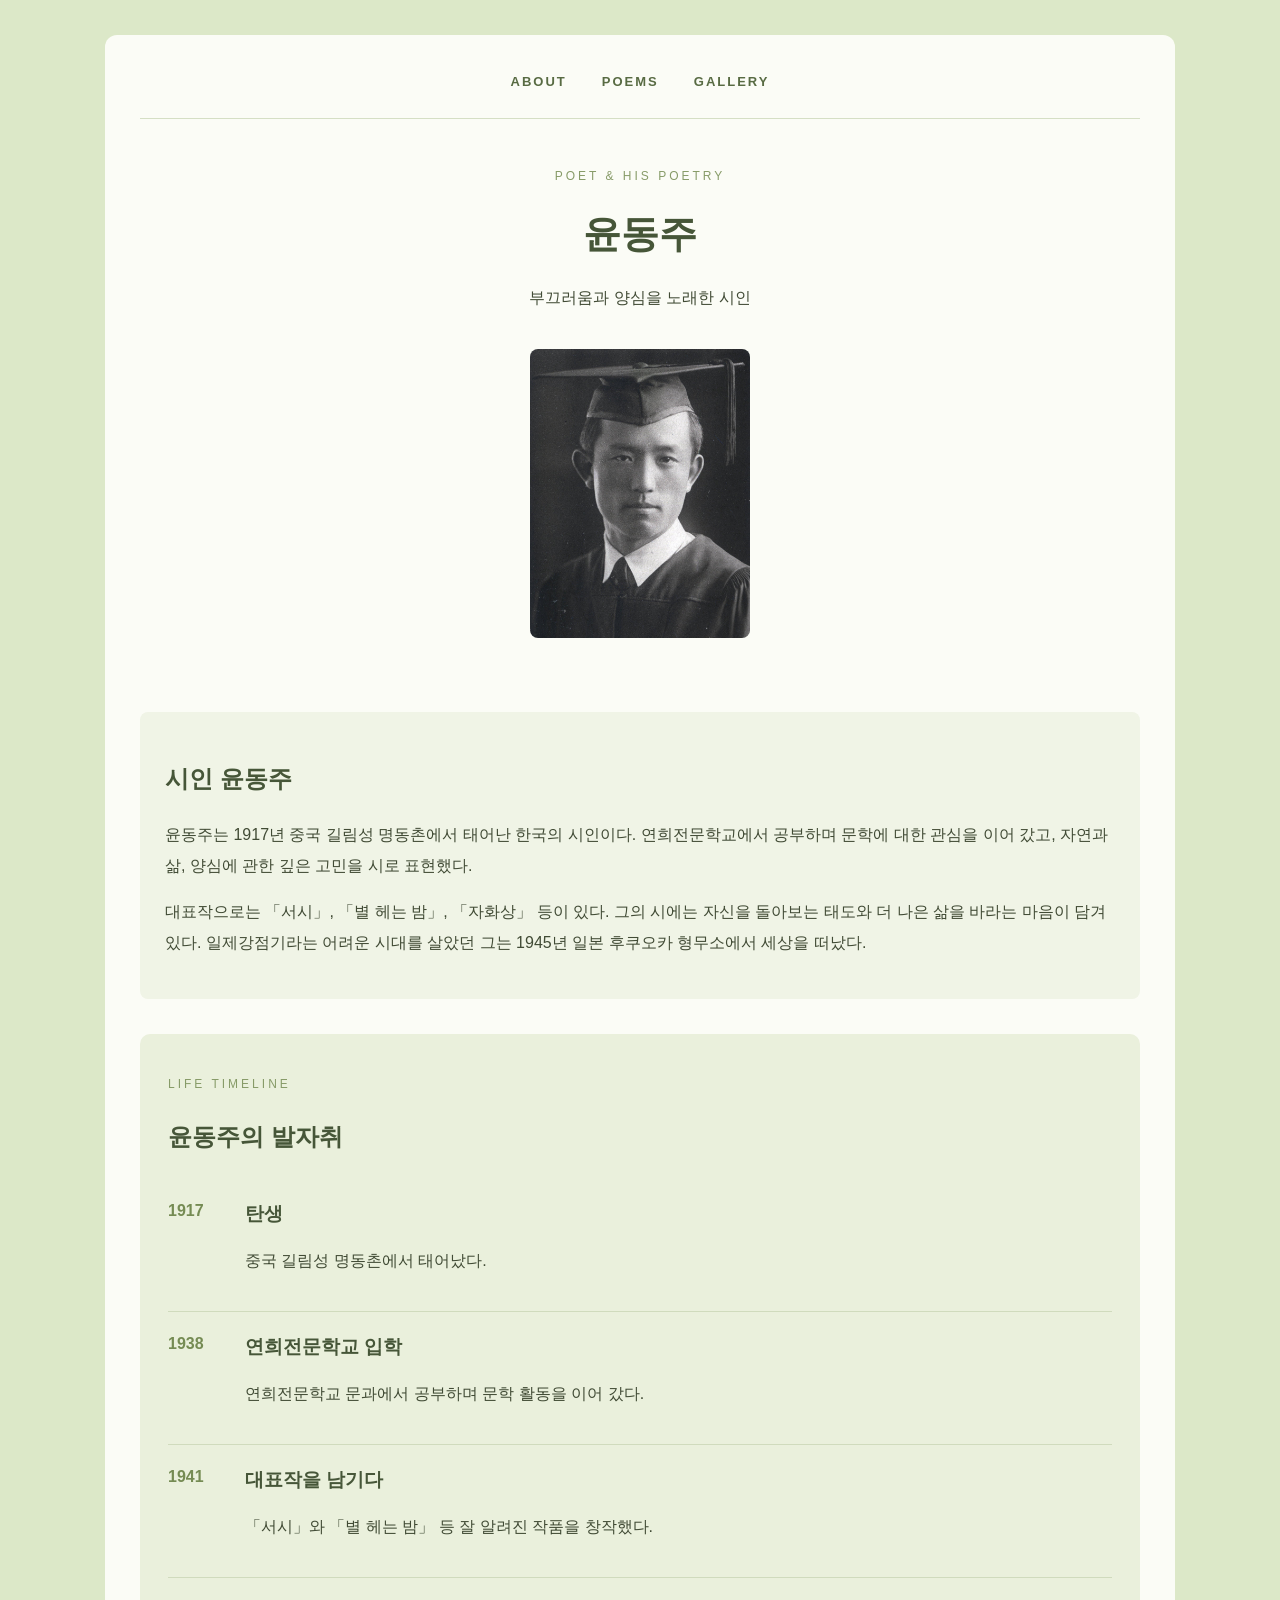
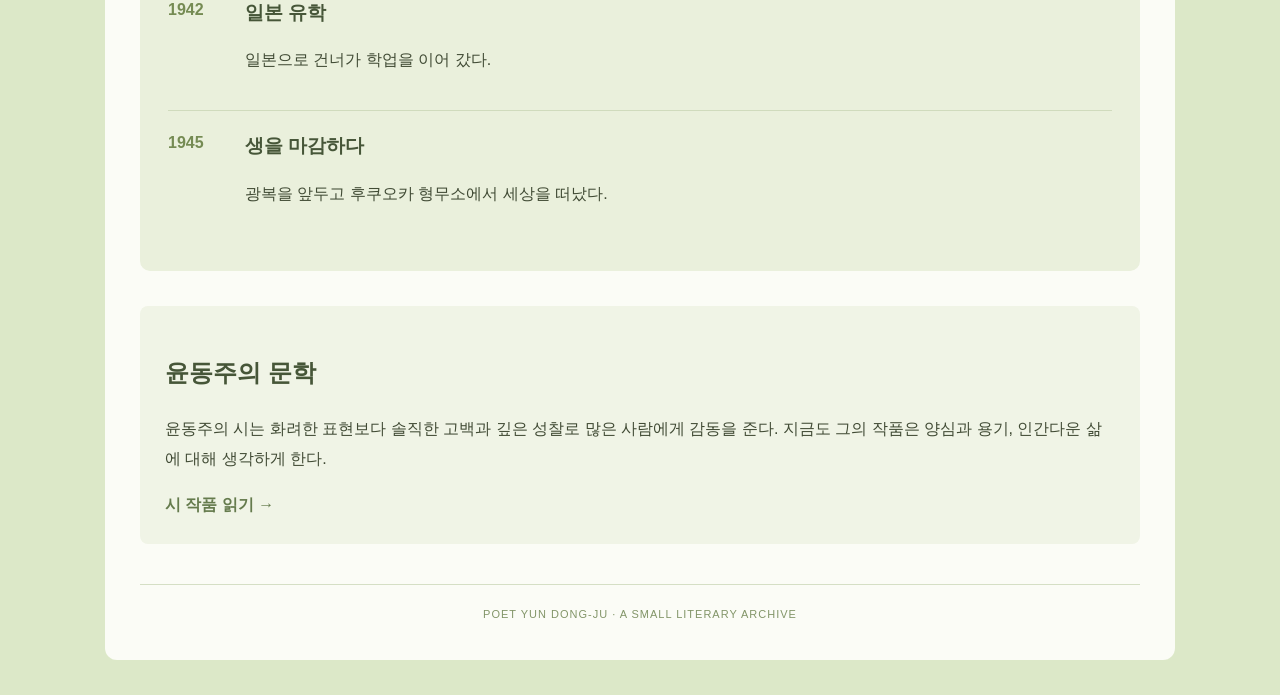
<file: index.html>
<!DOCTYPE html>
<html lang="ko">
<head>
    <meta charset="UTF-8">
    <meta name="viewport" content="width=device-width, initial-scale=1.0">
    <title>윤동주 | About</title>
    <link rel="stylesheet" href="style.css">
</head>
<body>
<div class="page-wrap">

    <div class="navigation">
        <a href="index.html">ABOUT</a>
        <a href="poem.html">POEMS</a>
        <a href="3.html">GALLERY</a>
    </div>

    <div class="hero">
        <p class="small-title">POET & HIS POETRY</p>
        <h1>윤동주</h1>
        <p>부끄러움과 양심을 노래한 시인</p>
        <img src="images/yun.jpg" alt="윤동주 시인">
    </div>

    <div class="contents">
        <h2>시인 윤동주</h2>
        <p>
            윤동주는 1917년 중국 길림성 명동촌에서 태어난 한국의 시인이다.
            연희전문학교에서 공부하며 문학에 대한 관심을 이어 갔고,
            자연과 삶, 양심에 관한 깊은 고민을 시로 표현했다.
        </p>
        <p>
            대표작으로는 「서시」, 「별 헤는 밤」, 「자화상」 등이 있다.
            그의 시에는 자신을 돌아보는 태도와 더 나은 삶을 바라는 마음이
            담겨 있다. 일제강점기라는 어려운 시대를 살았던 그는
            1945년 일본 후쿠오카 형무소에서 세상을 떠났다.
        </p>
    </div>

    <div class="timeline">
        <p class="small-title">LIFE TIMELINE</p>
        <h2>윤동주의 발자취</h2>

        <div class="timeline-item">
            <span class="timeline-year">1917</span>
            <div>
                <h3>탄생</h3>
                <p>중국 길림성 명동촌에서 태어났다.</p>
            </div>
        </div>

        <div class="timeline-item">
            <span class="timeline-year">1938</span>
            <div>
                <h3>연희전문학교 입학</h3>
                <p>연희전문학교 문과에서 공부하며 문학 활동을 이어 갔다.</p>
            </div>
        </div>

        <div class="timeline-item">
            <span class="timeline-year">1941</span>
            <div>
                <h3>대표작을 남기다</h3>
                <p>「서시」와 「별 헤는 밤」 등 잘 알려진 작품을 창작했다.</p>
            </div>
        </div>

        <div class="timeline-item">
            <span class="timeline-year">1942</span>
            <div>
                <h3>일본 유학</h3>
                <p>일본으로 건너가 학업을 이어 갔다.</p>
            </div>
        </div>

        <div class="timeline-item">
            <span class="timeline-year">1945</span>
            <div>
                <h3>생을 마감하다</h3>
                <p>광복을 앞두고 후쿠오카 형무소에서 세상을 떠났다.</p>
            </div>
        </div>
    </div>

    <div class="contents">
        <h2>윤동주의 문학</h2>
        <p>
            윤동주의 시는 화려한 표현보다 솔직한 고백과 깊은 성찰로
            많은 사람에게 감동을 준다. 지금도 그의 작품은 양심과 용기,
            인간다운 삶에 대해 생각하게 한다.
        </p>
        <a href="poem.html">시 작품 읽기 →</a>
    </div>

    <div class="copyright">
        POET YUN DONG-JU · A SMALL LITERARY ARCHIVE
    </div>

</div>
</body>
</html>
</file>
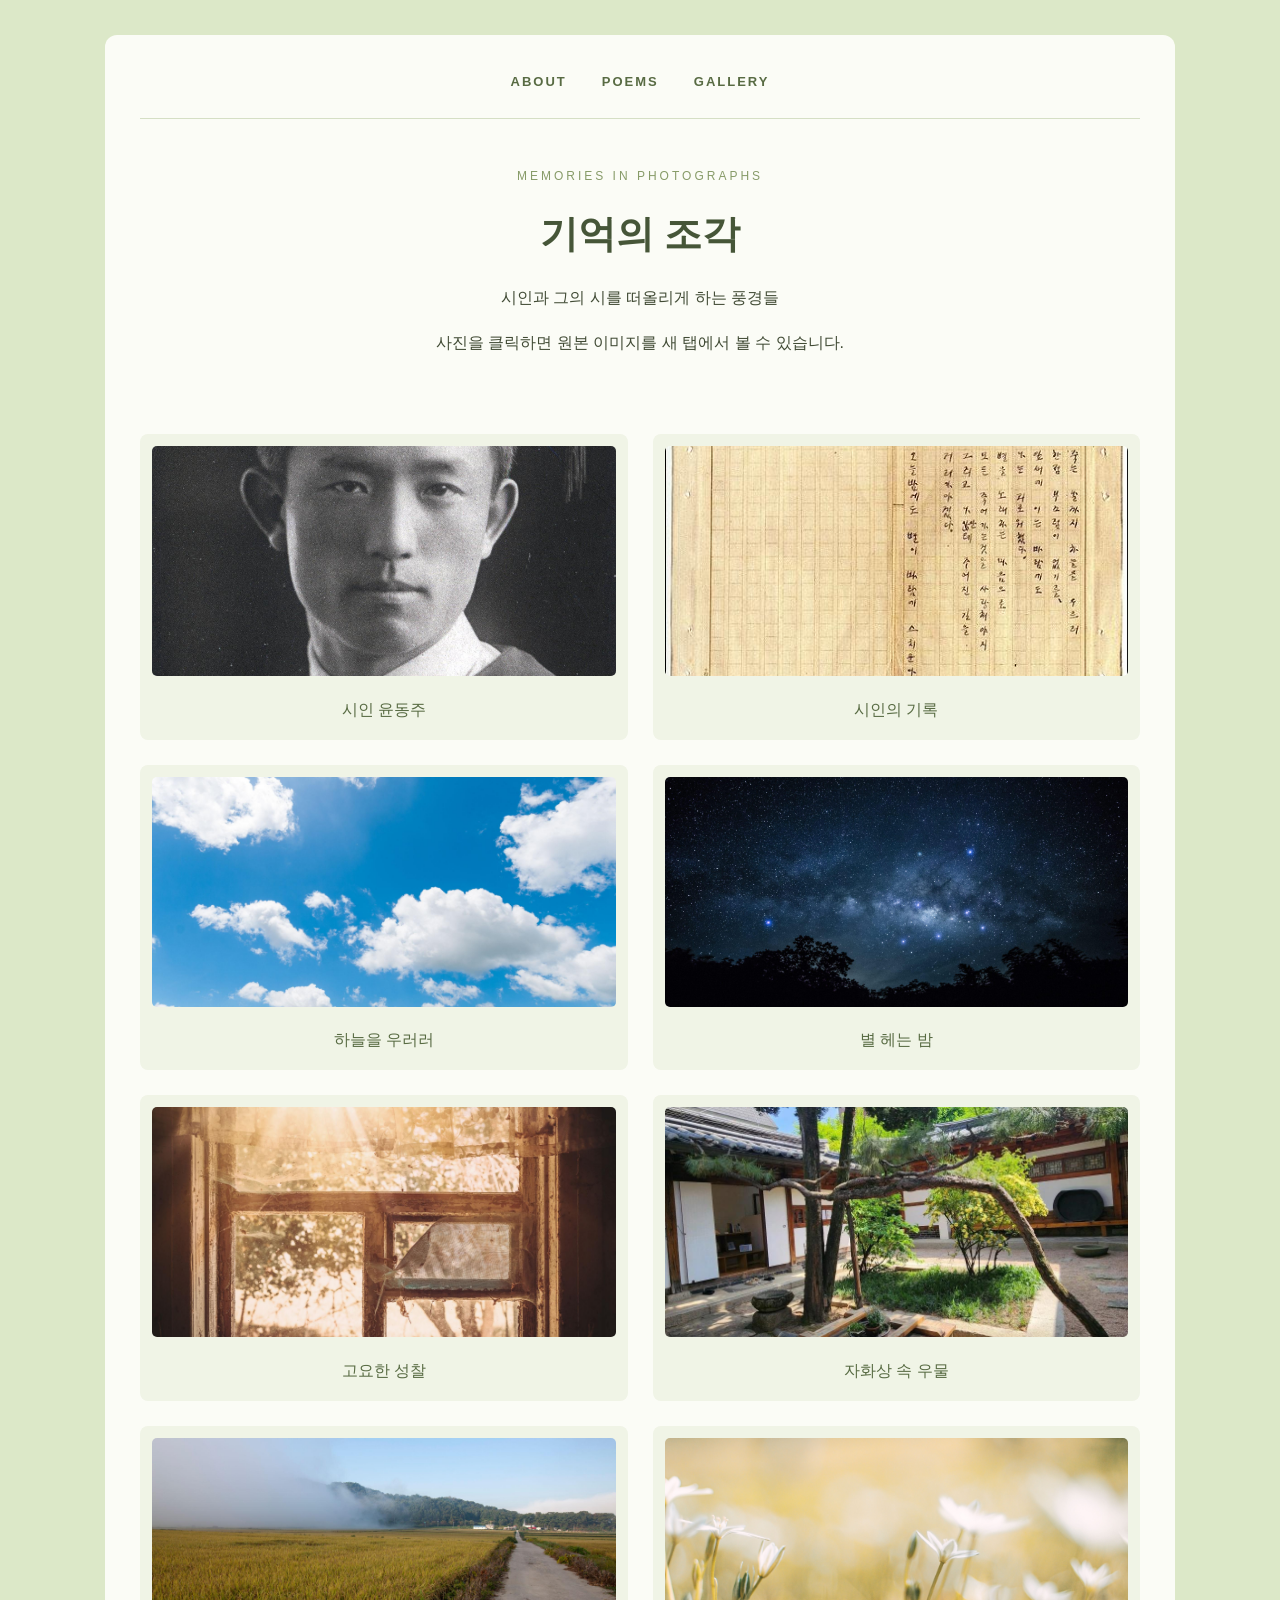
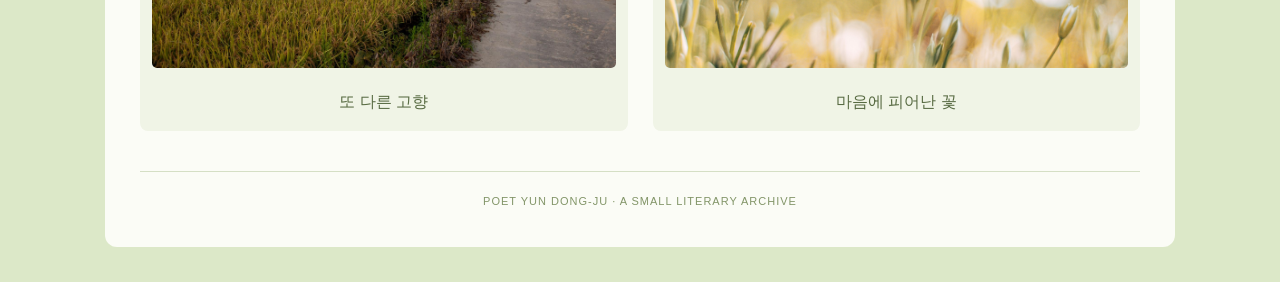
<file: 3.html>
<!DOCTYPE html>
<html lang="ko">
<head>
    <meta charset="UTF-8">
    <meta name="viewport" content="width=device-width, initial-scale=1.0">
    <title>윤동주 | Gallery</title>
    <link rel="stylesheet" href="style.css">
</head>

<body>

<div class="page-wrap">

    <div class="navigation">
        <a href="index.html">ABOUT</a>
        <a href="poem.html">POEMS</a>
        <a href="3.html">GALLERY</a>
    </div>

    <div class="page-heading">
        <p class="small-title">MEMORIES IN PHOTOGRAPHS</p>
        <h1>기억의 조각</h1>
        <p>시인과 그의 시를 떠올리게 하는 풍경들</p>
        <p>사진을 클릭하면 원본 이미지를 새 탭에서 볼 수 있습니다.</p>
    </div>

    <div class="gallery">

        <div class="gallery-item">
            <a href="images/yun.jpg" target="_blank" rel="noopener">
                <img src="images/yun.jpg" alt="윤동주 시인">
            </a>
            <p>시인 윤동주</p>
        </div>

        <div class="gallery-item">
            <a href="images/manuscript.jpg" target="_blank" rel="noopener">
                <img src="images/manuscript.jpg" alt="시 원고">
            </a>
            <p>시인의 기록</p>
        </div>

        <div class="gallery-item">
            <a href="images/sky.jpg" target="_blank" rel="noopener">
                <img src="images/sky.jpg" alt="푸른 하늘">
            </a>
            <p>하늘을 우러러</p>
        </div>

        <div class="gallery-item">
            <a href="images/stars.jpg" target="_blank" rel="noopener">
                <img src="images/stars.jpg" alt="별이 빛나는 밤하늘">
            </a>
            <p>별 헤는 밤</p>
        </div>

        <div class="gallery-item">
            <a href="images/window.jpg" target="_blank" rel="noopener">
                <img src="images/window.jpg" alt="창가 풍경">
            </a>
            <p>고요한 성찰</p>
        </div>

        <div class="gallery-item">
            <a href="images/well.jpg" target="_blank" rel="noopener">
                <img src="images/well.jpg" alt="오래된 돌우물">
            </a>
            <p>자화상 속 우물</p>
        </div>

        <div class="gallery-item">
            <a href="images/path.jpg" target="_blank" rel="noopener">
                <img src="images/path.jpg" alt="안개 낀 시골길">
            </a>
            <p>또 다른 고향</p>
        </div>

        <div class="gallery-item">
            <a href="images/flower.jpg" target="_blank" rel="noopener">
                <img src="images/flower.jpg" alt="초록 들판에 핀 흰 꽃">
            </a>
            <p>마음에 피어난 꽃</p>
        </div>


    </div>

    <div class="copyright">
        POET YUN DONG-JU · A SMALL LITERARY ARCHIVE
    </div>

</div>

</body>
</html>
</file>
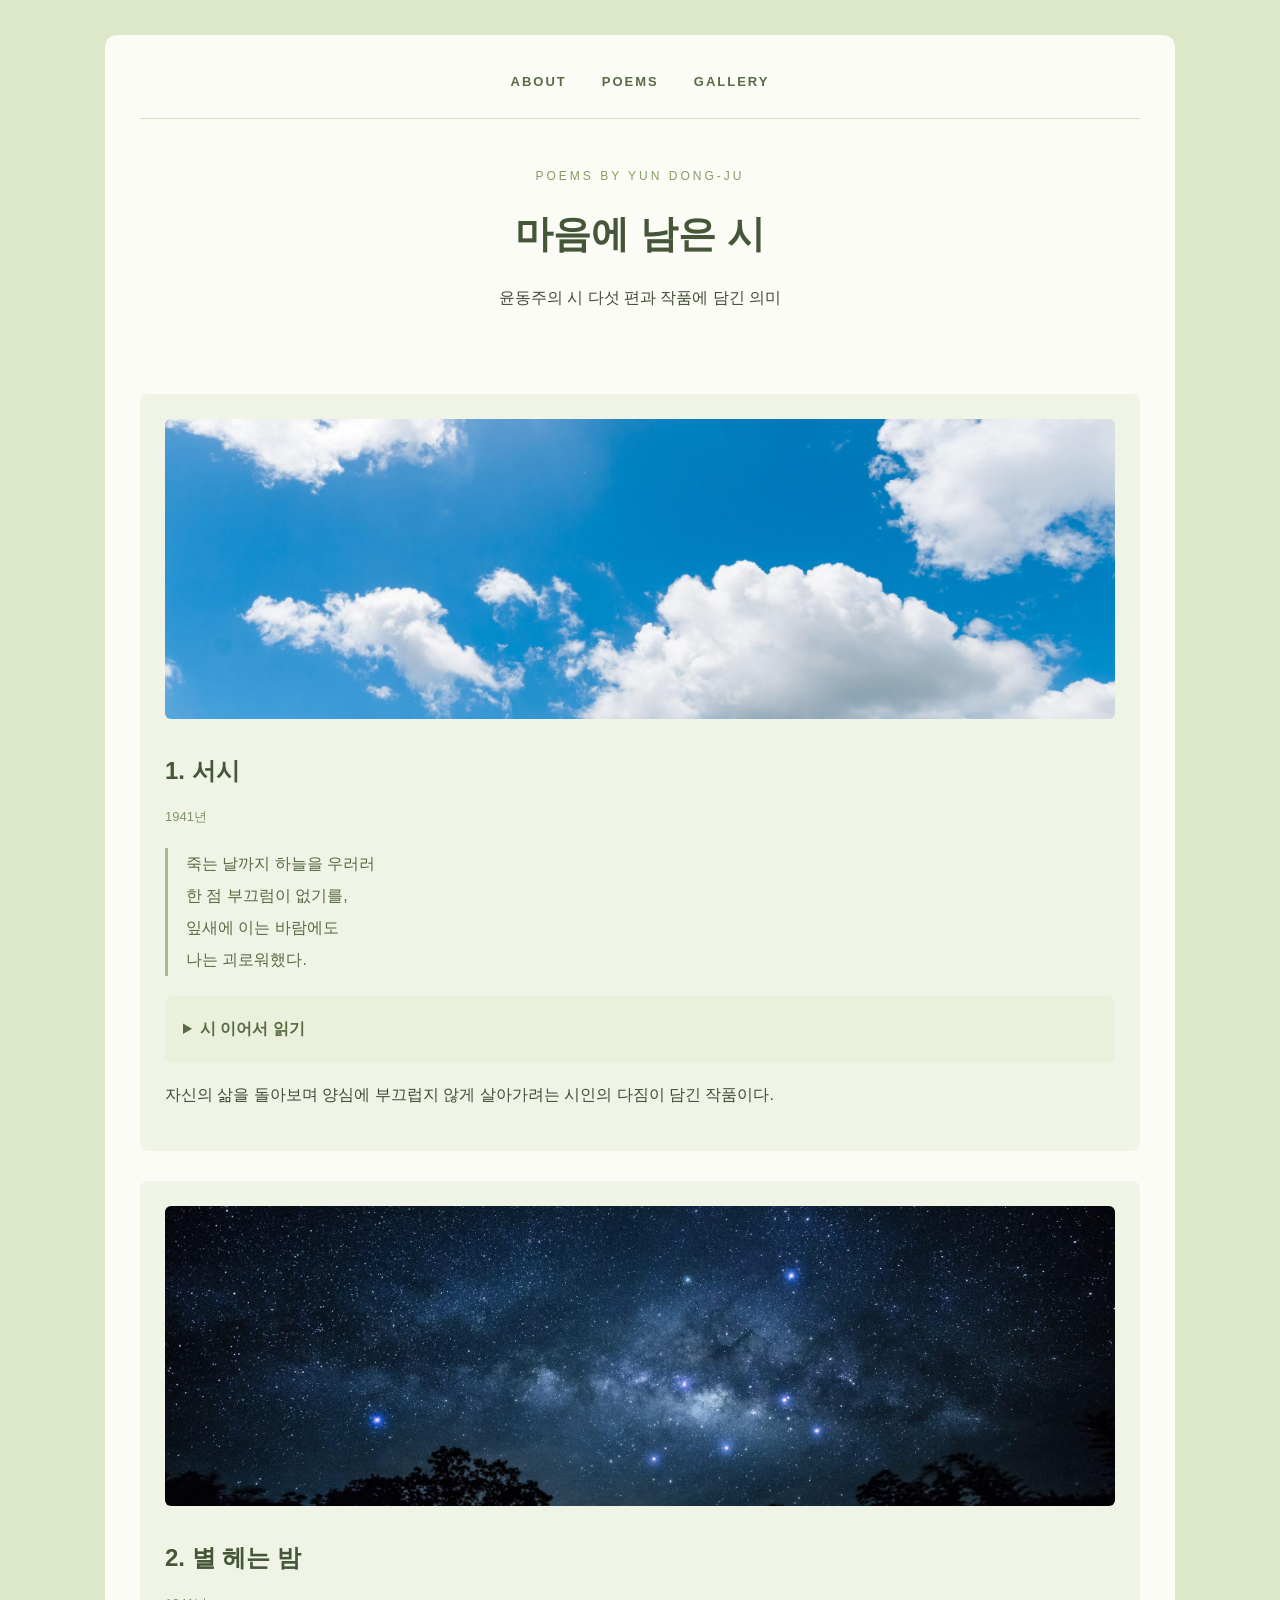
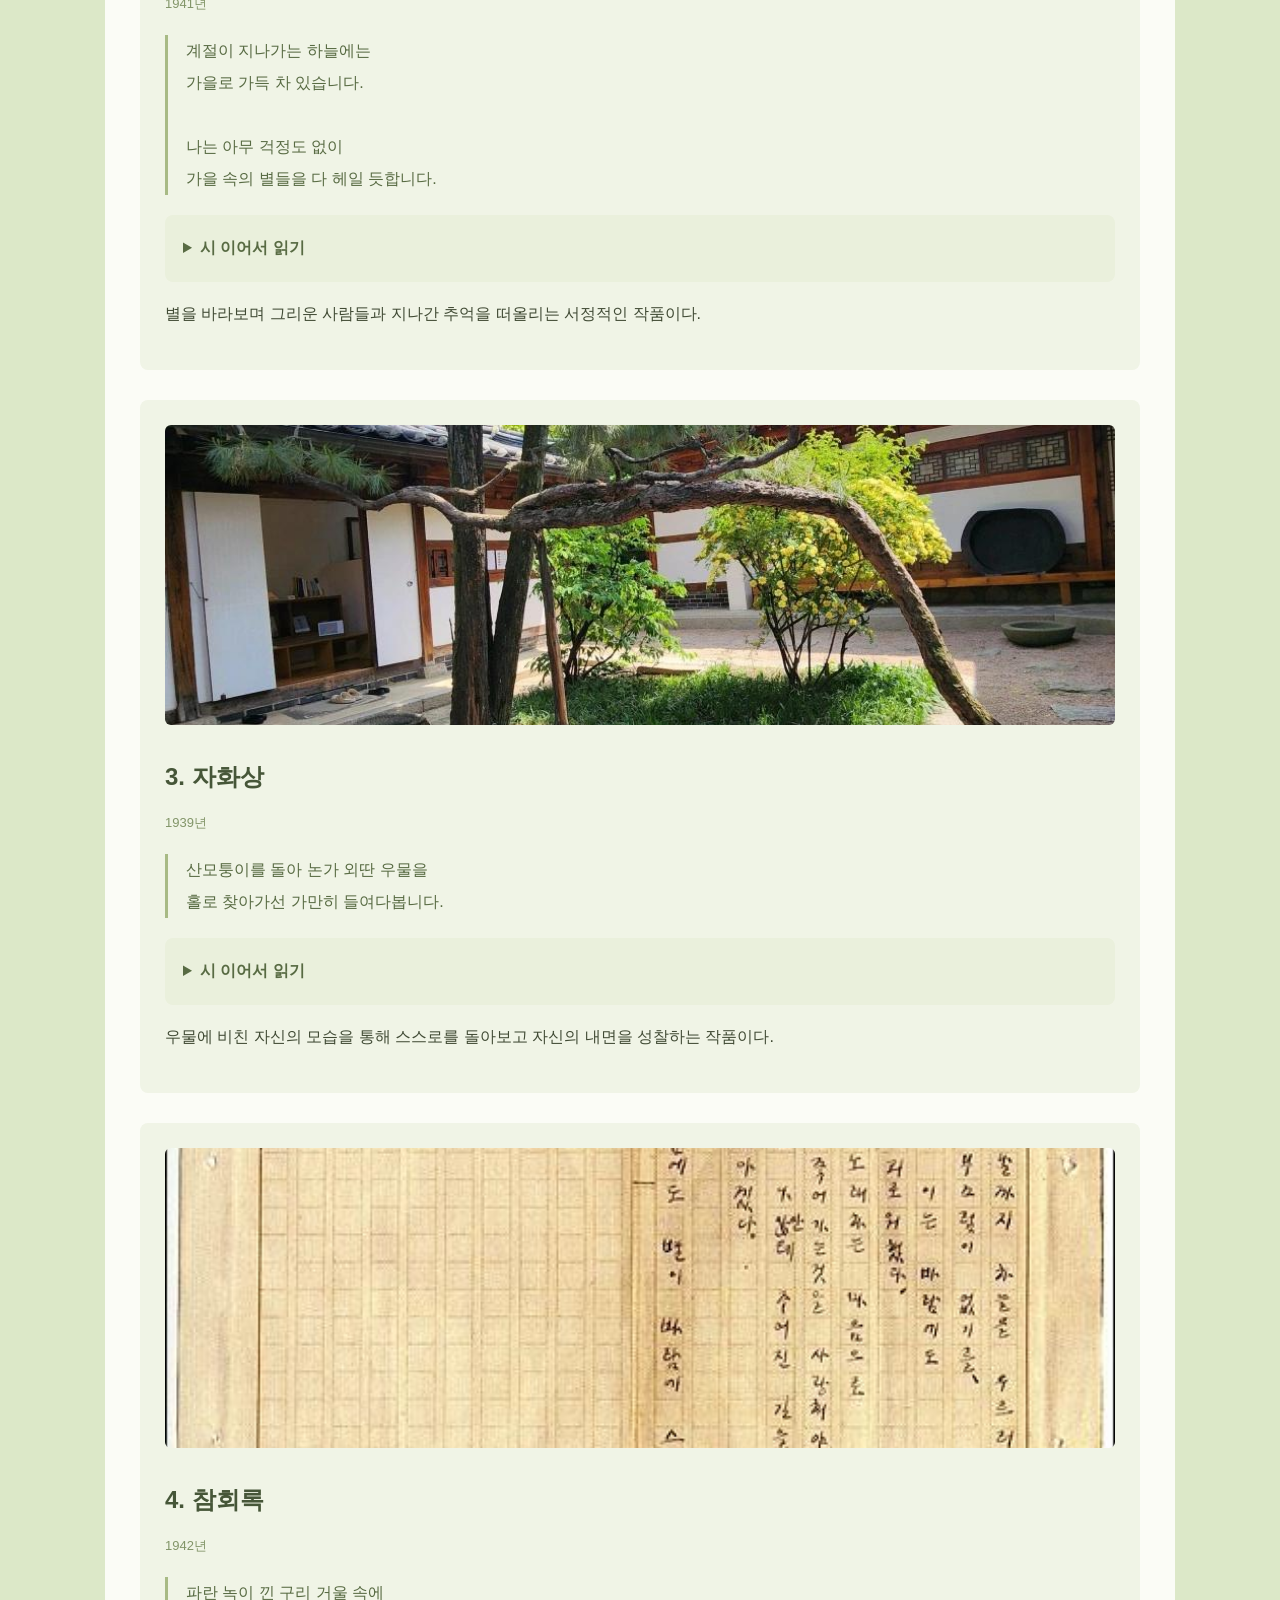
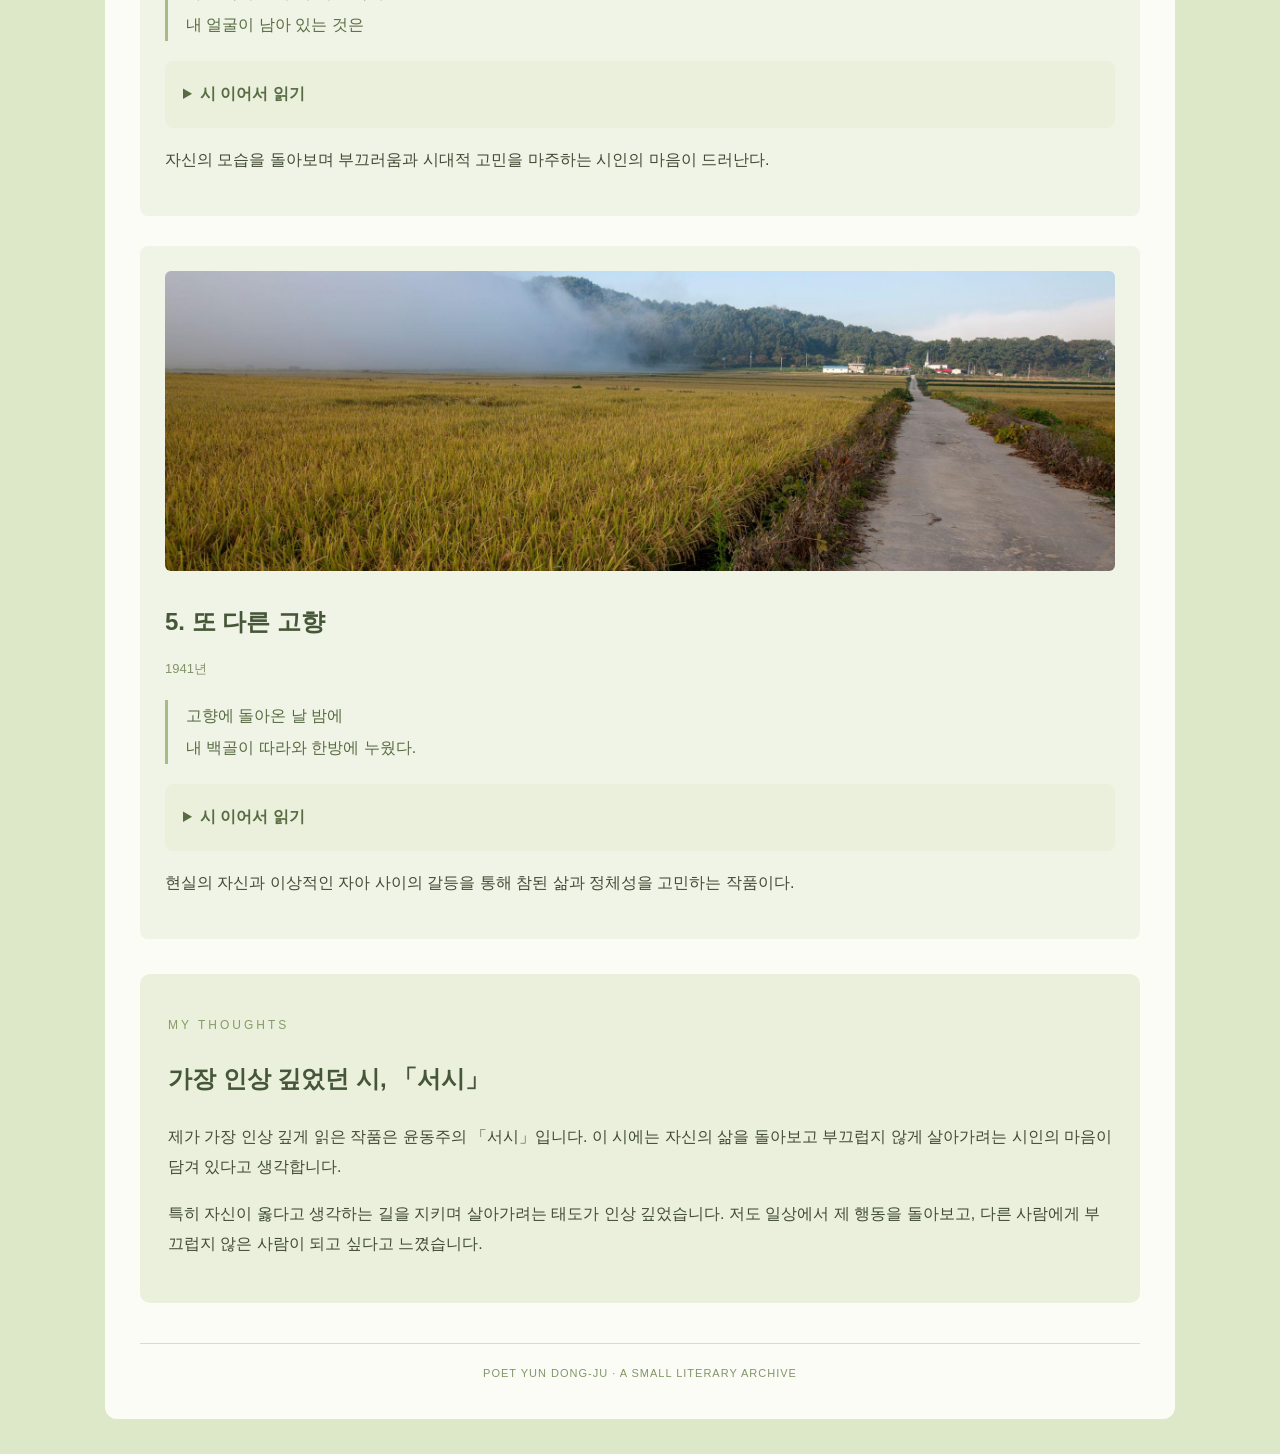
<file: poem.html>
<!DOCTYPE html>
<html lang="ko">
<head>
    <meta charset="UTF-8">
    <meta name="viewport" content="width=device-width, initial-scale=1.0">
    <title>윤동주 | Poems</title>
    <link rel="stylesheet" href="style.css">
</head>
<body>
<div class="page-wrap">

    <div class="navigation">
        <a href="index.html">ABOUT</a>
        <a href="poem.html">POEMS</a>
        <a href="3.html">GALLERY</a>
    </div>

    <div class="page-heading">
        <p class="small-title">POEMS BY YUN DONG-JU</p>
        <h1>마음에 남은 시</h1>
        <p>윤동주의 시 다섯 편과 작품에 담긴 의미</p>
    </div>

    <div class="poem">
        <img src="images/sky.jpg" alt="맑은 하늘">
        <h2>1. 서시</h2>
        <p class="poem-year">1941년</p>

        <blockquote>
            죽는 날까지 하늘을 우러러<br>
            한 점 부끄럼이 없기를,<br>
            잎새에 이는 바람에도<br>
            나는 괴로워했다.
        </blockquote>

        <details class="full-poem">
            <summary>시 이어서 읽기</summary>
            <blockquote>
별을 노래하는 마음으로<br>
모든 죽어가는 것을 사랑해야지<br>
그리고 나한테 주어진 길을<br>
걸어가야겠다.<br><br>
오늘 밤에도 별이 바람에 스치운다.
            </blockquote>
        </details>

        <p>
            자신의 삶을 돌아보며 양심에 부끄럽지 않게 살아가려는
            시인의 다짐이 담긴 작품이다.
        </p>
    </div>

    <div class="poem">
        <img src="images/stars.jpg" alt="별이 빛나는 밤하늘">
        <h2>2. 별 헤는 밤</h2>
        <p class="poem-year">1941년</p>

        <blockquote>
            계절이 지나가는 하늘에는<br>
            가을로 가득 차 있습니다.<br><br>
            나는 아무 걱정도 없이<br>
            가을 속의 별들을 다 헤일 듯합니다.
        </blockquote>

        <details class="full-poem">
            <summary>시 이어서 읽기</summary>
            <blockquote>
가슴 속에 하나 둘 새겨지는 별을<br>
이제 다 못 헤는 것은<br>
쉬이 아침이 오는 까닭이요,<br>
내일 밤이 남은 까닭이요,<br>
아직 나의 청춘이 다하지 않은 까닭입니다.<br><br>

별 하나에 추억과<br>
별 하나에 사랑과<br>
별 하나에 쓸쓸함과<br>
별 하나에 동경과<br>
별 하나에 시와<br>
별 하나에 어머니, 어머니.<br><br>

어머님, 나는 별 하나에 아름다운 말 한마디씩 불러 봅니다.<br>
소학교(小學校) 때 책상을 같이 했던 아이들의 이름과 패(佩), 경(鏡), 옥(玉)
이런 이국 소녀(異國少女)들의 이름과, 벌써 애기 어머니 된 계집애들의 이름과,
가난한 이웃사람들의 이름과, 비둘기 강아지, 토끼, 노새, 노루, 프란시스 잼,
라이너 마리아 릴케, 이런 시인들의 이름을 불러 봅니다.

이네들은 너무나 멀리 있습니다.<br>
별이 아스라이 멀 듯이<br><br>

어머님,<br>
그리고 당신은 멀리 북간도(北間島)에 계십니다.<br><br>

나는 무엇인지 그리워<br>
이 많은 별빛이 내린 언덕 위에<br>
내 이름자를 써 보고<br>
흙으로 덮어 버리었습니다.<br><br>

따는 밤을 새워 우는 벌레는<br>
부끄러운 이름을 슬퍼하는 까닭입니다.<br><br>

그러나 겨울이 지나고 나의 별에도 봄이 오면<br>
무덤 위에 파란 잔디가 피어나듯이<br>
내 이름자 묻힌 언덕 위에도<br>
자랑처럼 풀이 무성할 거외다
            </blockquote>
        </details>

        <p>
            별을 바라보며 그리운 사람들과 지나간 추억을 떠올리는
            서정적인 작품이다.
        </p>
    </div>

    <div class="poem">
        <img src="images/well.jpg" alt="오래된 돌우물">
        <h2>3. 자화상</h2>
        <p class="poem-year">1939년</p>

        <blockquote>
            산모퉁이를 돌아 논가 외딴 우물을<br>
            홀로 찾아가선 가만히 들여다봅니다.
        </blockquote>

        <details class="full-poem">
            <summary>시 이어서 읽기</summary>
            <blockquote>
우물 속에는 달이 밝고 구름이 흐르고<br>
하늘이 펼치고 파아란 바람이 불고 가을이 있습니다.<br><br>

그리고 한 사나이가 있습니다.<br>
어쩐지 그 사나이가 미워져 돌아갑니다.<br><br>

돌아가다 생각하니 그 사나이가 가엾어집니다. 도로 가 들여다보니 사나이는 그대로 있습니다.<br><br>

다시 그 사나이가 미워져 돌아갑니다.<br>
돌아가다 생각하니 그 사나이가 그리워집니다.<br><br>

우물 속에는 달이 밝고 구름이 흐르고 하늘이 펼치고 파아란 바람이 불고 가을이 있고 추억처럼 사나이가 있습니다.
            </blockquote>
        </details>

        <p>
            우물에 비친 자신의 모습을 통해 스스로를 돌아보고
            자신의 내면을 성찰하는 작품이다.
        </p>
    </div>

    <div class="poem">
        <img src="images/manuscript.jpg" alt="오래된 시 원고">
        <h2>4. 참회록</h2>
        <p class="poem-year">1942년</p>

        <blockquote>
            파란 녹이 낀 구리 거울 속에<br>
            내 얼굴이 남아 있는 것은
        </blockquote>

        <details class="full-poem">
            <summary>시 이어서 읽기</summary>
            <blockquote>
어느 왕조의 유물이기에<br>
이다지도 욕될까.<br><br>

나는 나의 참회의 글을 한 줄에 줄이자.<br>
― 만 이십사 년 일 개월을<br>
무슨 기쁨을 바라 살아왔던가.<br><br>

내일이나 모레나 그 어느 즐거운 날에<br>
나는 또 한 줄의 참회록을 써야 한다.<br>
― 그때 그 젊은 나이에<br>
왜 그런 부끄런 고백을 했던가.<br><br>

밤이면 밤마다 나의 거울을<br>
손바닥으로 발바닥으로 닦아 보자.<br><br>

그러면 어느 운석 밑으로 홀로 걸어가는<br>
슬픈 사람의 뒷모양이<br>
거울 속에 나타나 온다.
            </blockquote>
        </details>

        <p>
            자신의 모습을 돌아보며 부끄러움과 시대적 고민을
            마주하는 시인의 마음이 드러난다.
        </p>
    </div>

    <div class="poem">
        <img src="images/path.jpg" alt="안개가 낀 고요한 길">
        <h2>5. 또 다른 고향</h2>
        <p class="poem-year">1941년</p>

        <blockquote>
            고향에 돌아온 날 밤에<br>
            내 백골이 따라와 한방에 누웠다.
        </blockquote>

        <details class="full-poem">
            <summary>시 이어서 읽기</summary>
            <blockquote>
어둔 방은 우주로 통하고<br>
하늘에선가 소리처럼 바람이 불어 온다.<br><br>
어둠 속에 곱게 풍화작용하는<br>
백골을 들여다보며<br>
눈물 짓는 것이 내가 우는 것이냐?<br>
백골이 우는 것이냐?<br>
아름다운 혼(魂)이 우는 것이냐?<br><br>
지조 높은 개는<br>
밤을 새워 어둠을 짖는다.<br>
어둠을 짖는 개는<br>
나를 쫓는 것일 게다.<br><br>
가자 가자.<br>
쫓기우는 사람처럼 가자.<br>
백골 몰래<br>
아름다운 또 다른 고향에 가자.
            </blockquote>
        </details>

        <p>
            현실의 자신과 이상적인 자아 사이의 갈등을 통해
            참된 삶과 정체성을 고민하는 작품이다.
        </p>
    </div>

    <div class="reflection">
        <p class="small-title">MY THOUGHTS</p>
        <h2>가장 인상 깊었던 시, 「서시」</h2>
        <p>
            제가 가장 인상 깊게 읽은 작품은 윤동주의 「서시」입니다.
            이 시에는 자신의 삶을 돌아보고 부끄럽지 않게 살아가려는
            시인의 마음이 담겨 있다고 생각합니다.
        </p>
        <p>
            특히 자신이 옳다고 생각하는 길을 지키며 살아가려는 태도가
            인상 깊었습니다. 저도 일상에서 제 행동을 돌아보고,
            다른 사람에게 부끄럽지 않은 사람이 되고 싶다고 느꼈습니다.
        </p>
    </div>

    <div class="copyright">
        POET YUN DONG-JU · A SMALL LITERARY ARCHIVE
    </div>

</div>
</body>
</html>
</file>
<file: style.css>
```css
* {
    box-sizing: border-box;
}

body {
    margin: 0;
    background-color: #dce8c8;
    color: #414b35;
    font-family: "Malgun Gothic", sans-serif;
    line-height: 1.8;
}

.page-wrap {
    width: 90%;
    max-width: 1000px;
    margin: 35px auto;
    padding: 35px;
    background-color: #fbfcf6;
    border-radius: 12px;
}

.navigation {
    display: flex;
    justify-content: center;
    flex-wrap: wrap;
    gap: 35px;
    padding-bottom: 25px;
    border-bottom: 1px solid #d5dfc5;
}

.navigation a {
    color: #586b43;
    text-decoration: none;
    font-size: 13px;
    letter-spacing: 2px;
    font-weight: bold;
}

.navigation a:hover {
    color: #8a9f65;
}

.hero,
.page-heading {
    text-align: center;
    padding: 35px 0;
}

.hero h1,
.page-heading h1 {
    color: #465638;
    font-size: 38px;
    margin: 5px 0;
}

.hero img {
    width: 220px;
    max-width: 100%;
    margin-top: 20px;
    border-radius: 8px;
}

.small-title {
    color: #879b68;
    font-size: 12px;
    letter-spacing: 3px;
}

.contents {
    margin: 30px 0;
    padding: 25px;
    background-color: #f0f4e6;
    border-radius: 8px;
}

.contents h2,
.timeline h2,
.reflection h2,
.image-sources h2 {
    color: #465638;
}

.contents p,
.timeline-item p,
.reflection p {
    line-height: 1.9;
}

.contents a {
    color: #657b4d;
    font-weight: bold;
    text-decoration: none;
}

.contents a:hover {
    color: #8a9f65;
}

.timeline,
.reflection,
.image-sources {
    margin: 35px 0;
    padding: 28px;
    background-color: #eaf0dc;
    border-radius: 10px;
}

.timeline-item {
    display: flex;
    gap: 22px;
    padding: 18px 0;
    border-bottom: 1px solid #d0dbbd;
}

.timeline-item:last-child {
    border-bottom: none;
}

.timeline-year {
    min-width: 55px;
    font-weight: bold;
    color: #758b53;
}

.timeline-item h3 {
    margin: 0 0 8px;
    color: #465638;
}

.section-description {
    color: #6d7b5b;
    margin-bottom: 25px;
}

.poem {
    margin: 30px 0;
    padding: 25px;
    background-color: #f0f4e6;
    border-radius: 8px;
}

.poem img {
    width: 100%;
    max-height: 300px;
    object-fit: cover;
    border-radius: 6px;
}

.poem h2 {
    color: #465638;
    margin-bottom: 0;
}

.poem-year {
    color: #829568;
    font-size: 13px;
}

.poem blockquote {
    margin: 20px 0;
    padding-left: 18px;
    border-left: 3px solid #a8ba85;
    color: #586b43;
    line-height: 2;
}

.reflection {
    line-height: 1.9;
}

.gallery {
    display: grid;
    grid-template-columns: repeat(2, minmax(0, 1fr));
    gap: 25px;
    margin: 25px 0;
}

.gallery-item {
    margin: 0;
    padding: 12px;
    background-color: #f0f4e6;
    border-radius: 8px;
    text-align: center;
}

.gallery-item img {
    width: 100%;
    height: 230px;
    object-fit: cover;
    border-radius: 5px;
    transition: opacity 0.2s ease;
}

/* 클릭할 수 있는 갤러리 이미지 */
.gallery-item a {
    display: block;
    cursor: pointer;
}

.gallery-item a:hover img {
    opacity: 0.8;
}

.gallery-item p {
    margin: 10px 0 3px;
    color: #586b43;
}

.image-sources {
    font-size: 14px;
}

.copyright {
    margin-top: 40px;
    padding-top: 20px;
    border-top: 1px solid #d5dfc5;
    text-align: center;
    color: #829568;
    font-size: 11px;
    letter-spacing: 1px;
}

@media (max-width: 600px) {
    .page-wrap {
        width: 94%;
        margin: 15px auto;
        padding: 18px;
    }

    .navigation {
        gap: 18px;
    }

    .hero h1,
    .page-heading h1 {
        font-size: 30px;
    }

    .timeline,
    .reflection,
    .image-sources,
    .contents,
    .poem {
        padding: 18px;
    }

    .timeline-item {
        gap: 12px;
    }

    .gallery {
        grid-template-columns: 1fr;
    }

    .gallery-item img {
        height: 250px;
    }
}

.full-poem {
    margin: 18px 0;
    padding: 14px 18px;
    background-color: #eaf0dc;
    border-radius: 8px;
}

.full-poem summary {
    color: #586b43;
    font-weight: bold;
    cursor: pointer;
    padding: 5px 0;
}

.full-poem summary:hover {
    color: #8a9f65;
}

.full-poem blockquote {
    margin-bottom: 5px;
}
</file>
